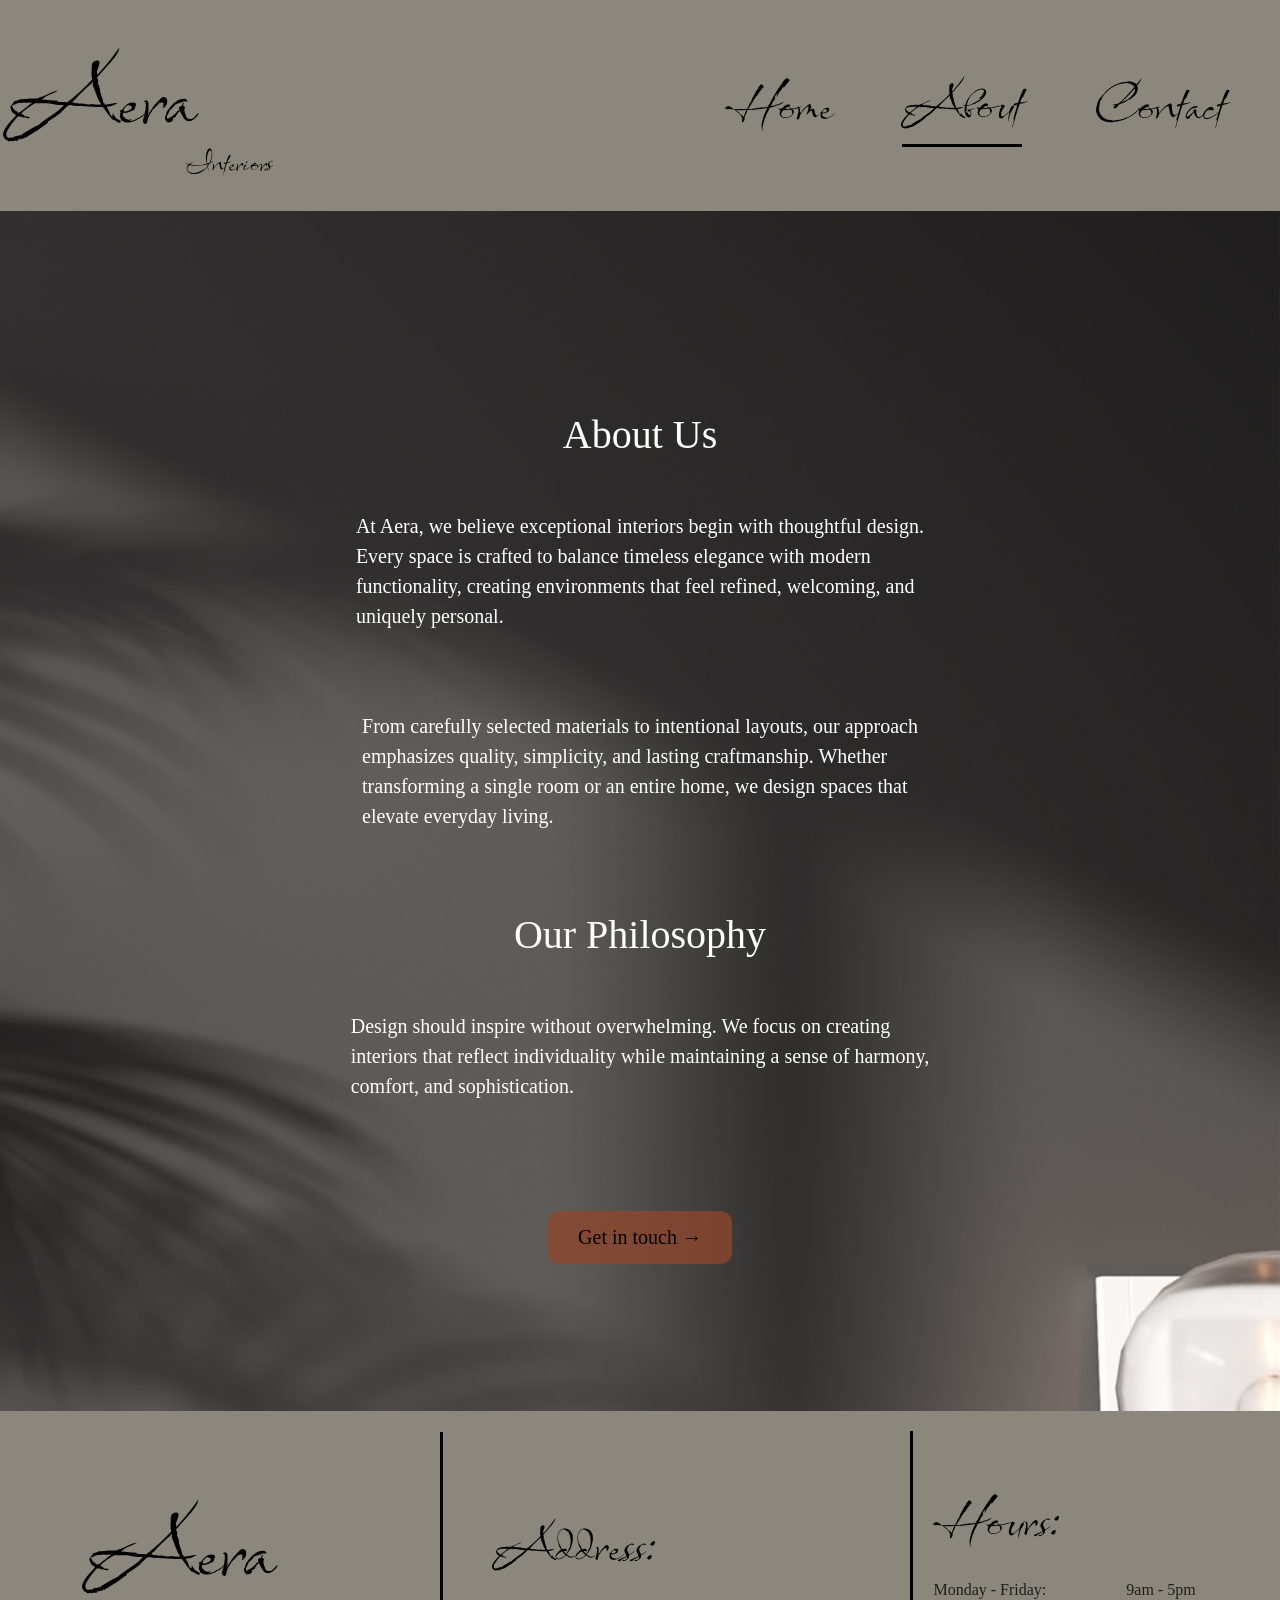
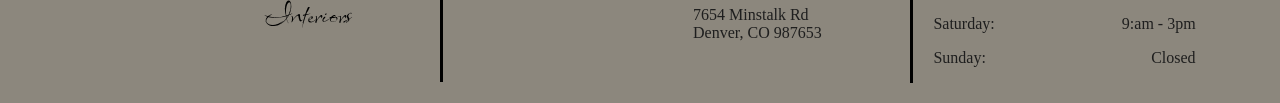
<file: about.html>
<!DOCTYPE html>
<html>
<head>
<title>Page Title</title>
<link rel="stylesheet" href="style.css"> 
</head>
<body>

<header>
<h1 class="AeraHeading">
    <span class="Aera">Aera</span>
    
    <span class="Interiors">Interiors</span>
</h1>
<nav>
    <a href="index.html" >Home</a>
    <a href="about.html" class="active">About</a>
    <a href="contact.html">Contact</a>
</nav>
</header>

<main>
        <section class="aboutSection">
                <h2>About Us</h2>
                <p class="txt1">At Aera, we believe exceptional interiors begin with thoughtful design.<br> Every space is crafted to balance timeless elegance with modern<br> functionality, creating environments that feel refined, welcoming, and<br> uniquely personal.<br></p>
                <br>
                <p class="txt2">From carefully selected materials to intentional layouts, our approach<br> emphasizes quality, simplicity, and lasting craftmanship. Whether<br> transforming a single room or an entire home, we design spaces that<br> elevate everyday living.</p>

                <h3>Our Philosophy</h3>
                <p class="txt3">Design should inspire without overwhelming. We focus on creating<br> interiors that reflect individuality while maintaining a sense of harmony,<br> comfort, and sophistication.</p>
                <button class="contactButton"><a href="contact.html">Get in touch &rarr;</a></button>
        </section>
</main>

<footer>
<h1 class="AeraHeadingFooter">
    <span class="AeraFooter">Aera</span>
    
    <span class="InteriorsFooter">Interiors</span>
</h1>

<div class="Address">
    <h2 class="AddressHeading bab">Address:</h2>
    <p>7654 Minstalk Rd<br>
        Denver, CO 987653</p>
</div>

<div class="HoursFooter">
    <h2 class="HoursHeading bab">Hours:</h2>
    <div class="HoursSchedule">
        <p >Monday - Friday: <span> 9am - 5pm</span></p>
        <p>Saturday: <span> 9:am - 3pm</span></p>
        <p>Sunday: <span> Closed</span></p>
    </div>
</div>
</footer>
</body>
</html>
</file>
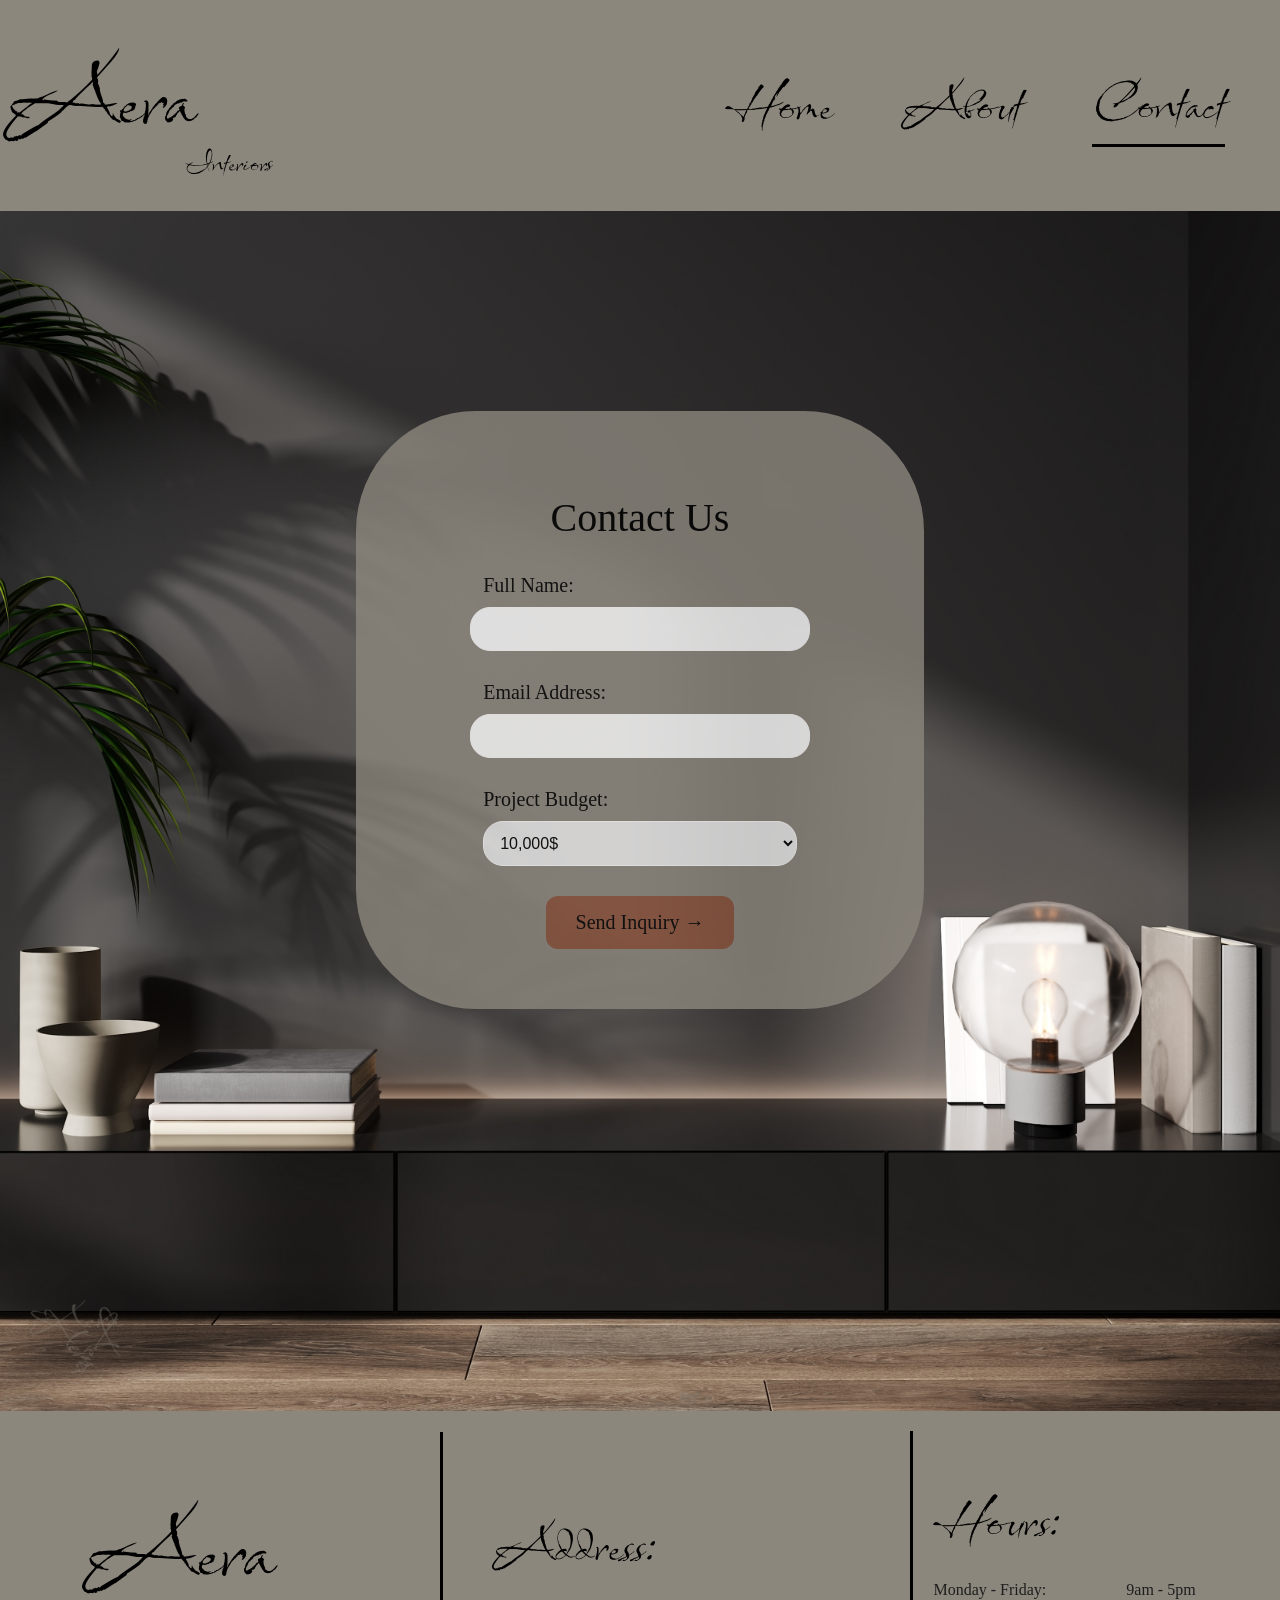
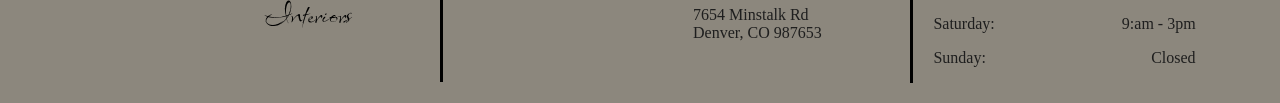
<file: contact.html>
<!DOCTYPE html>
<html>
<head>
<title>Page Title</title>
<link rel="stylesheet" href="style.css"> 
</head>
<body>

<header>
<h1 class="AeraHeading">
    <span class="Aera">Aera</span>
    
    <span class="Interiors">Interiors</span>
</h1>
<nav>
    <a href="index.html" >Home</a>
    <a href="about.html">About</a>
    <a href="contact.html" class="active">Contact</a>
</nav>
</header>

<main class="ContactMain">

<section>
<form class="contactForm" action="mailto:jm5559100@gmail.com" method="post" enctype="text/plain">
    <h2>Contact Us</h2>
    <label for="fullName">Full Name:</label>
    <input type="text" id="fullName" name="fullName">
    <label for="email">Email Address:</label>
    <input type="email" id="email" name="email">
    <label for="budget">Project Budget:</label>
    <select id="budget" name="budget">
        <option value="10,000$" >10,000$</option>
        <option value="20,000$" >20,000$</option>
        <option value="30,000$" >30,000$</option>
        <option value="50,000$+">50,000$+</option>
    </select>
    <button class="FinalButton" type="submit">Send Inquiry &rarr;</button>
</form>

</section>

<section>

    <img class="watermark3" src="Images/AeraWatermark.png" >
</section>



</main>

<footer>
  <h1 class="AeraHeadingFooter">
    <span class="AeraFooter">Aera</span>
    
    <span class="InteriorsFooter">Interiors</span>
</h1>

<div class="Address">
    <h2 class="AddressHeading bab">Address:</h2>
    <p>7654 Minstalk Rd<br>
        Denver, CO 987653</p>
</div>

<div class="HoursFooter">
    <h2 class="HoursHeading bab">Hours:</h2>
    <div class="HoursSchedule">
        <p >Monday - Friday: <span> 9am - 5pm</span></p>
        <p>Saturday: <span> 9:am - 3pm</span></p>
        <p>Sunday: <span> Closed</span></p>
    </div>
</div>  
</footer>
</body>
</html>
</file>
<file: style.css>
@font-face {
    font-family: Bab;
    src: url('Fonts/Babylonica-Regular.ttf');
}

body{
    margin: 0;
}


header {
display: flex;
justify-content: space-between;
align-items: center;
background-color: #8C877D;
padding: 5px;

font-family: Bab;
font-weight: normal;
}

.AeraHeading{
    font-weight: inherit;
    
}

.Aera{
font-size: 110px;
}

.Interiors{
font-size: 32px;
margin-left: 180px;
display: block;
margin-top: -30px;
}

nav a {
    text-decoration: none;
    color: black;
}

nav {
    display: flex;
    gap: 70px;
    font-size: 60px;
    align-items: center;
    margin-right: 50px;
}

nav a.active {
    border-bottom: 3px solid #000000;
    
}

















footer {
    display: flex;
    background-color: #8C877D;
    min-height: 250px;
    justify-content: space-around;
    align-items: center;
    padding: 20px 40px ;
}

.AeraHeadingFooter{
    font-weight: inherit;
    font-family: Bab;
    
}
.AeraFooter{
font-size: 110px;
}

.InteriorsFooter{
font-size: 32px;
margin-left: 180px;
display: block;
margin-top: -30px;
}

.bab{
    font-family: Bab;
    font-weight: normal;
}

.AddressHeading{
    font-size: 60px;
    margin-bottom: 20px;
    
}

.Address{
     border-left: 3.5px solid black;
    padding-left: 50px;
    padding-top: 24px;
    padding-bottom: 24px;
}

.Address p{
    margin-left: 200px;
    font-size: 16px;
    font-family: "Times New Roman", serif;
    color: #1E1E1E;
   
}



.HoursHeading{
    font-size: 60px;
    margin-bottom: 20px;
    
}

.HoursSchedule p{
    font-size: 16px;
    font-family: "Times New Roman", serif;
    justify-content: space-between;
    gap: 80px;
    display: flex;
    color: #1E1E1E;
}

.HoursFooter{
    border-left: 3.5px solid black;
    padding-left: 20px;
    
}

.hero{
    background-image:url("Images/couchpic.jpeg");
    background-size: cover;
    background-position: center;
    position: relative;

    height: 800px;
}

.hero h1{
    margin-top: 0;
    position: absolute;
    top: 200px;
    left: 50%;
    
    transform: translateX(-50%);
    color: white;
    font-family: cormorant garamond, serif;
    font-size: 60px;
    font-weight: normal;
}

.hero h2{
    position: absolute;
    top: 650px;
    left: 50%;
    transform: translateX(-50%);
    color: white;
    font-family: cormorant garamond, serif;
    font-size: 40px;
    font-weight: normal;
}

.watermark{
    position: absolute;
    bottom: -40px;
    left: -15px;
    opacity: 0.5;
    width: 200px;
    z-index: 2;
}

.about{
   margin-top: 0px;
    background-image:url("Images/bed.jpeg");
    background-size: cover;
    background-position: center;
    height: 1500px;
    position: relative;
}

.about h2{
    margin-top: 0;
    position: absolute;
    top: 450px;
    left: 70%;
    
    transform: translateX(-50%);
    color: white;
    font-family: cormorant garamond, serif;
    font-size: 40px;
    font-weight: normal;
}

.about h3{
    position: absolute;
    top: 1000px;
    left: 30%;
    transform: translateX(-50%);
    color: white;
    font-family: cormorant garamond, serif;
    font-size: 40px;
    font-weight: normal;
}


.watermark2{
    position: absolute;
    bottom: -40px;
    left: -15px;
    opacity: 0.5;
    width: 200px;
    
}

.aboutButton{
    position: absolute;
    top: 1350px;
    left: 50%;
    transform: translateX(-50%);

    background-color: rgba(140, 71, 46, 0.8);
    color: black;
    font-family: cormorant garamond, serif;
    font-size: 20px;

    padding: 15px 30px;
    border: none;
    border-radius: 12px;
    cursor: pointer;

    text-decoration: none;
    font-weight: 200;
}

.aboutButton a {
    color: black;
    text-decoration: none;
}


.aboutSection{
    background-image:url("Images/A.png");
    background-size: cover;
    background-position: center;
    position: relative;

    height: 1200px;
}

.aboutSection h2{
    margin-top: 0;
    position: absolute;
    top: 200px;
    left: 50%;
    
    transform: translateX(-50%);
    color: white;
    font-family: cormorant garamond, serif;
    font-size: 40px;
    font-weight: normal;
}

.txt1{
    margin-top: 0;
    position: absolute;
    top: 300px;
    left: 50%;

    transform: translateX(-50%);
    color: white;
    font-family: cormorant garamond, serif;
    font-size: 20px;
    line-height: 1.5;
}

.txt2{
    margin-top: 0;
    position: absolute;
    top: 500px;
    left: 50%;

    transform: translateX(-50%);
    color: white;
    font-family: cormorant garamond, serif;
    font-size: 20px;
    line-height: 1.5;
}

.aboutSection h3{
    margin-top: 0;
    position: absolute;
    top: 700px;
    left: 50%;
    
    transform: translateX(-50%);
    color: white;
    font-family: cormorant garamond, serif;
    font-size: 40px;
    font-weight: normal;
}

.txt3{
    margin-top: 0;
    position: absolute;
    top: 800px;
    left: 50%;

    transform: translateX(-50%);
    color: white;
    font-family: cormorant garamond, serif;
    font-size: 20px;
    line-height: 1.5;
}

.contactButton{
    position: absolute;
    top: 1000px;
    left: 50%;
    transform: translateX(-50%);

    background-color: rgba(140, 71, 46, 0.8);
    color: black;
    font-family: cormorant garamond, serif;
    font-size: 20px;

    padding: 15px 30px;
    border: none;
    border-radius: 12px;
    cursor: pointer;

    text-decoration: none;
    font-weight: 200;
}

.contactButton a {
    color: black;
    text-decoration: none;
}

.ContactMain{
    background-image:url("Images/AdobeStock_505988364.jpeg");
    background-size: cover;
    background-position: center;
    position: relative;
    height: 1000px;
    padding-top: 200px;
}

.contactForm{
    width: 35%;
    margin: 0px auto;
    padding: 50px 60px 60px;
    background-color: #8C877D;
    border-radius: 120px;
    opacity: 80%;
}

.contactForm h2{
    text-align: center;
    font-family: cormorant garamond, serif;
    font-size: 40px;
    font-weight: normal;
    font-weight: 500;
}

.contactForm label{
    display: block;
    font-weight: 500;
    margin-bottom: 10px;
    font-family: cormorant garamond, serif;
    font-size: 20px;
width: 70%;
    margin-top: 30px;
    margin-left: auto;
    margin-right: auto;
    
}

.contactForm input{
    width: 70%;
    padding: 12px;
    border-radius: 20px;
    border: 1px solid white;
    font-size: 16px;
    top: 50%;
    margin-left: auto;
    margin-right: auto;
    display: block;
}


.contactForm select{
    width: 70%;
    padding: 12px;
    border-radius: 20px;
    border: 1px solid white;
    font-size: 16px;
    top: 50%;
    margin-left: auto;
    margin-right: auto;
    display: block;
}


.FinalButton{
    display: block;
    align-items: center;
    right: 50%;
  margin: 30px auto 0; 
    font-weight: 500;

    background-color: rgba(140, 71, 46, 0.8);
    color: black;
    font-family: cormorant garamond, serif;
    font-size: 20px;

    padding: 15px 30px;
    border: none;
    border-radius: 12px;
    cursor: pointer;

    text-decoration: none;
   
}



.watermark3{
    position: absolute;
    bottom: -40px;
    left: -15px;
    opacity: 0.5;
    width: 200px;
    z-index: 2;
}
</file>
